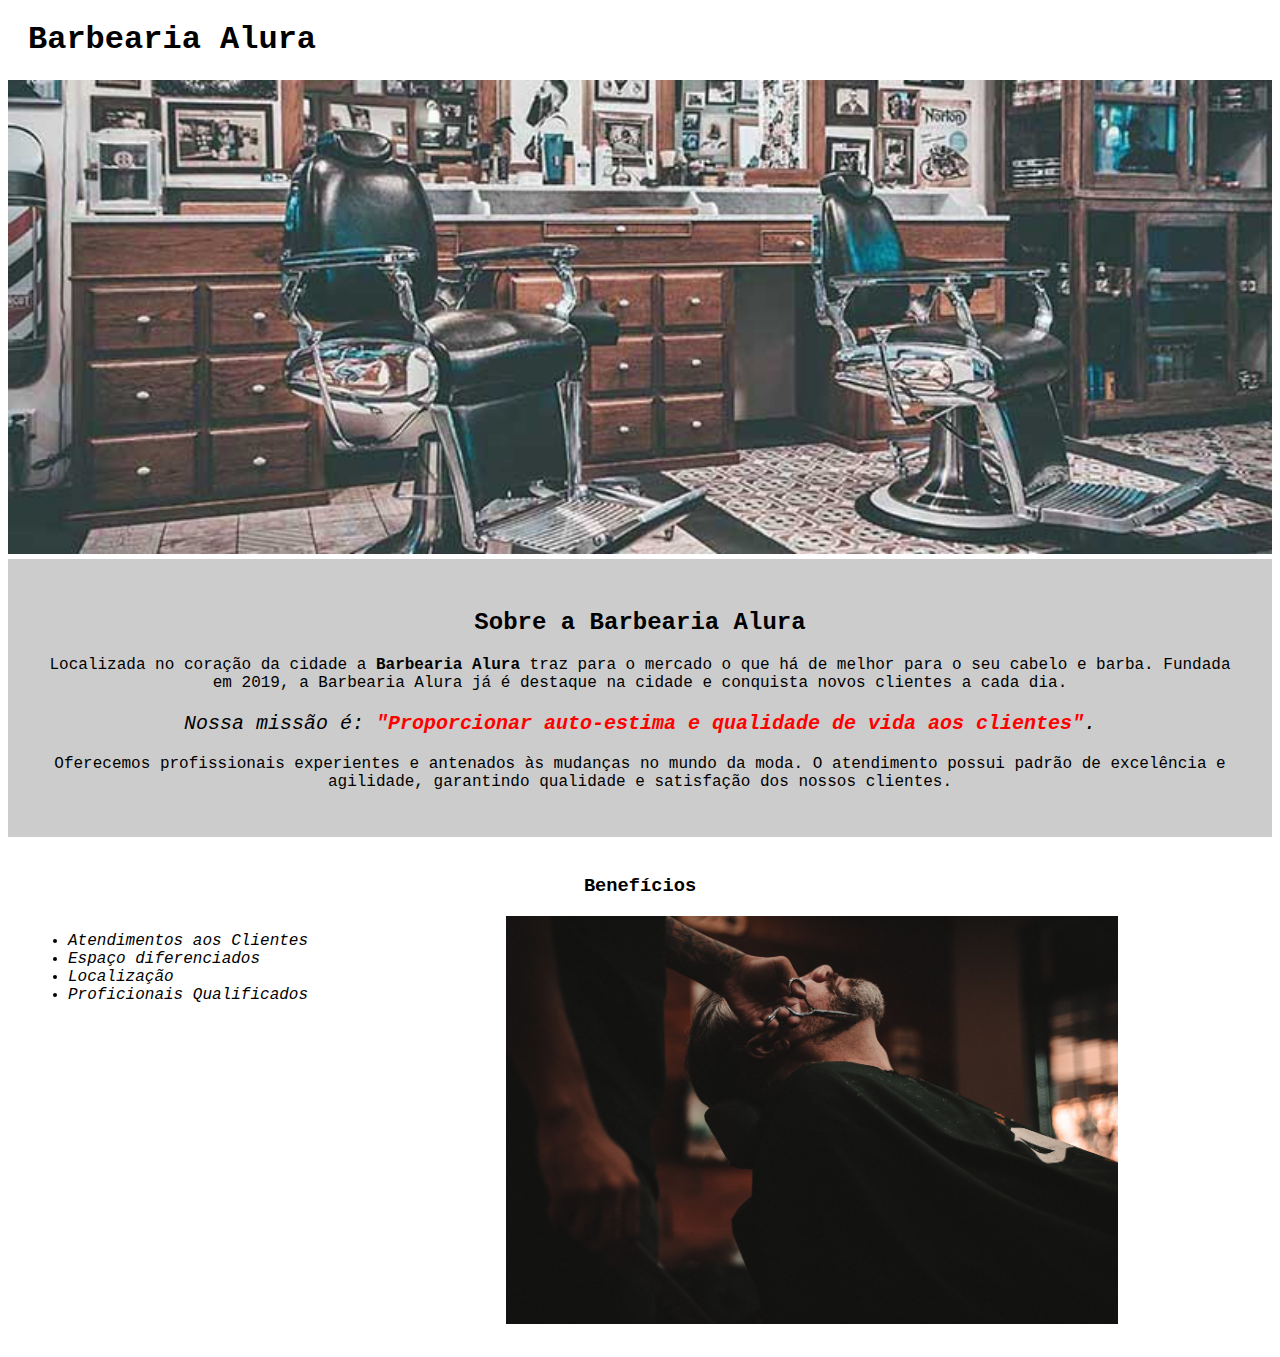
<file: 01 - HTML5 e CSS3 parte 1 A primeira página da Web/index.html>
<!DOCTYPE html>
<html lang="pt-br">

<head>
    <meta charset="UTF-8">
    <meta http-equiv="X-UA-Compatible" content="IE=edge">
    <meta name="viewport" content="width=device-width, initial-scale=1.0">
    <link rel="stylesheet" href="style.css">
    <title>HTML</title>
</head>

<body>

    <header >
        <h1 class="titulo-principal">Barbearia Alura</h1> 
    </header>

    <img id="banner" src="banner.jpg">

    <div class="principal" >
        <h2  class="text-center">Sobre a Barbearia Alura</h2>

        <p>Localizada no coração da cidade a <strong>Barbearia Alura</strong> traz para o mercado o que há de melhor
            para o
            seu cabelo e barba.
            Fundada em 2019, a Barbearia Alura já é destaque na cidade e conquista novos clientes a cada dia.</p>

        <p id="missao"><em>Nossa missão é: <strong>"Proporcionar auto-estima e qualidade de vida aos
                    clientes"</strong>.</em></p>

        <p>Oferecemos profissionais experientes e antenados às mudanças no mundo da moda.
            O atendimento possui padrão de excelência e agilidade, garantindo qualidade e satisfação dos nossos
            clientes.
        </p>

    </div>

    <div class="beneficios" >

        <h3  class="text-center">Benefícios</h3>

        <ul>
            <li class="itens"> Atendimentos aos Clientes </li>
            <li class="itens"> Espaço diferenciados </li>
            <li class="itens"> Localização </li>
            <li class="itens"> Proficionais Qualificados </li>
        </ul>

        <img src="beneficios.jpg" alt="" class="img-beneficios">

    </div>


</body>

</html>
</file>
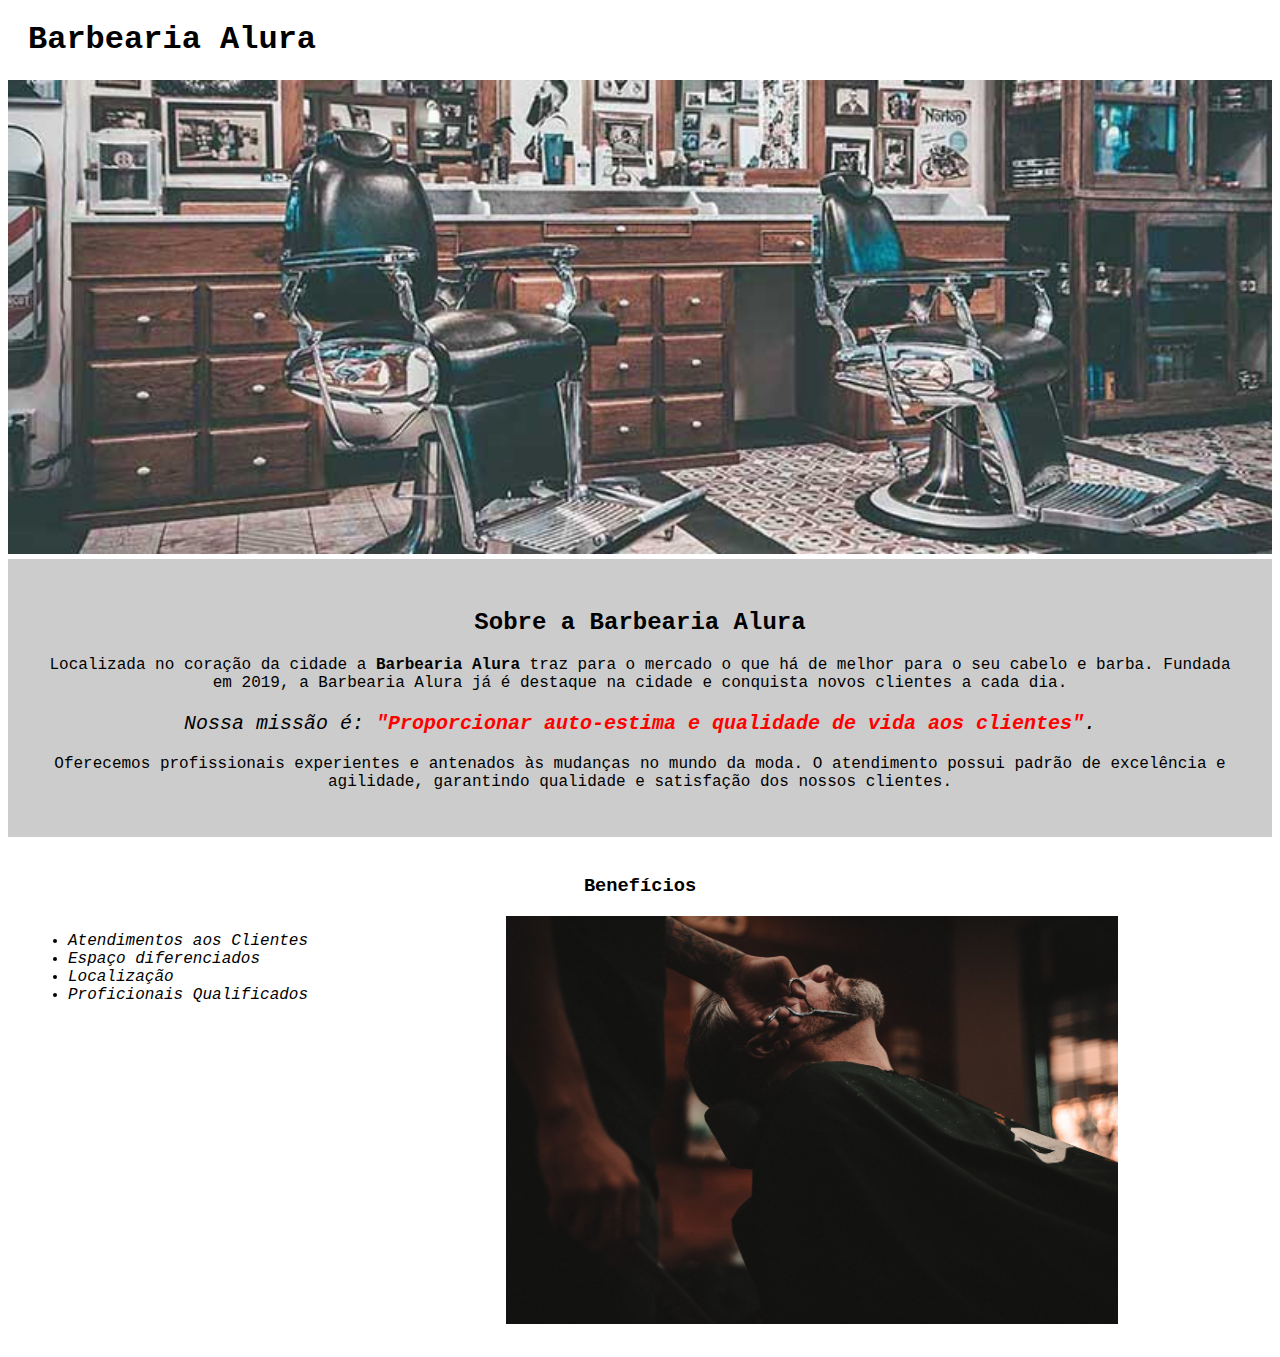
<file: 03 - HTML5 e CSS3 parte 3 Trabalhando com formulários e tabelas/index.html>
<!DOCTYPE html>
<html lang="pt-br">

<head>
    <meta charset="UTF-8">
    <meta http-equiv="X-UA-Compatible" content="IE=edge">
    <meta name="viewport" content="width=device-width, initial-scale=1.0">
    <link rel="stylesheet" href="style.css">
    <title>HTML</title>
</head>

<body>

    <header >
        <h1 class="titulo-principal">Barbearia Alura</h1> 
    </header>

    <img id="banner" src="./img/banner.jpg">

    <div class="principal" >
        <h2  class="text-center">Sobre a Barbearia Alura</h2>

        <p>Localizada no coração da cidade a <strong>Barbearia Alura</strong> traz para o mercado o que há de melhor
            para o
            seu cabelo e barba.
            Fundada em 2019, a Barbearia Alura já é destaque na cidade e conquista novos clientes a cada dia.</p>

        <p id="missao"><em>Nossa missão é: <strong>"Proporcionar auto-estima e qualidade de vida aos
                    clientes"</strong>.</em></p>

        <p>Oferecemos profissionais experientes e antenados às mudanças no mundo da moda.
            O atendimento possui padrão de excelência e agilidade, garantindo qualidade e satisfação dos nossos
            clientes.
        </p>

    </div>

    <div class="beneficios" >

        <h3  class="text-center">Benefícios</h3>

        <ul>
            <li class="itens"> Atendimentos aos Clientes </li>
            <li class="itens"> Espaço diferenciados </li>
            <li class="itens"> Localização </li>
            <li class="itens"> Proficionais Qualificados </li>
        </ul>

        <img src="./img/beneficios.jpg" alt="" class="img-beneficios">

    </div>


</body>

</html>
</file>
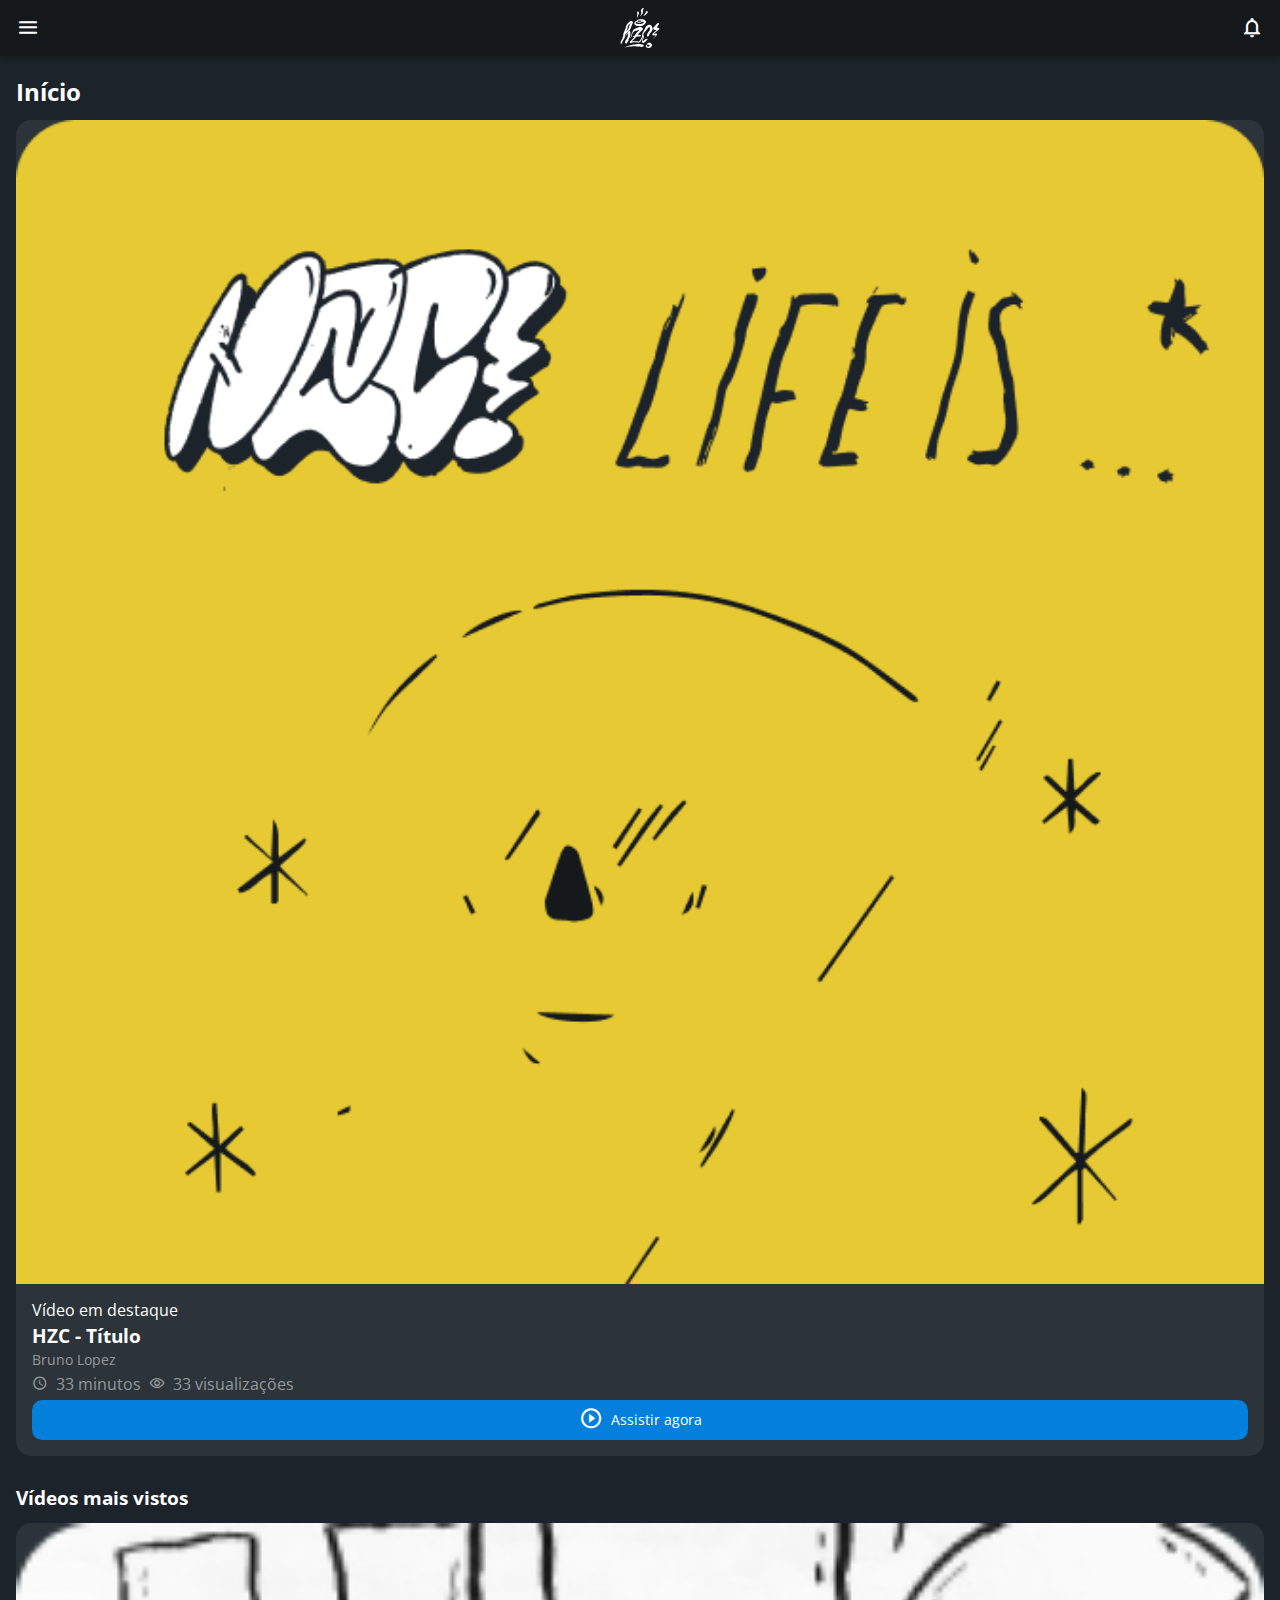
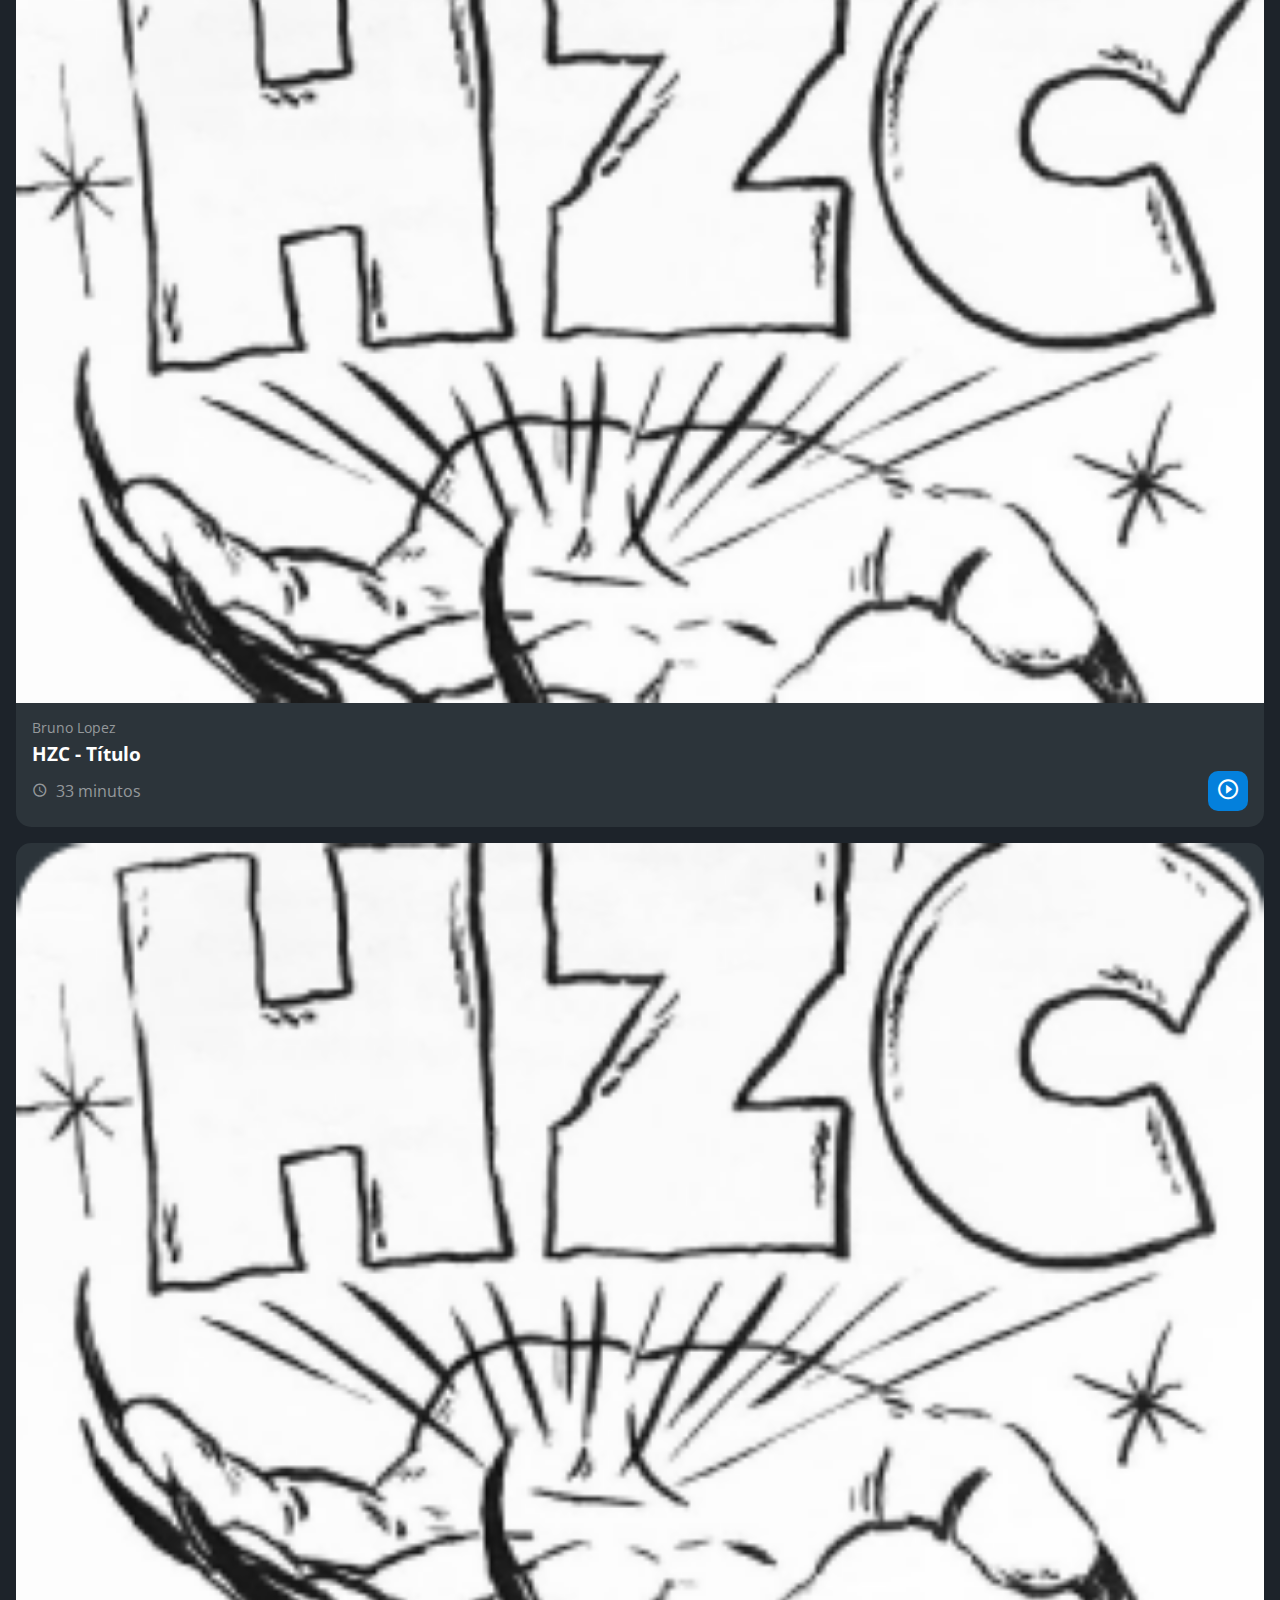
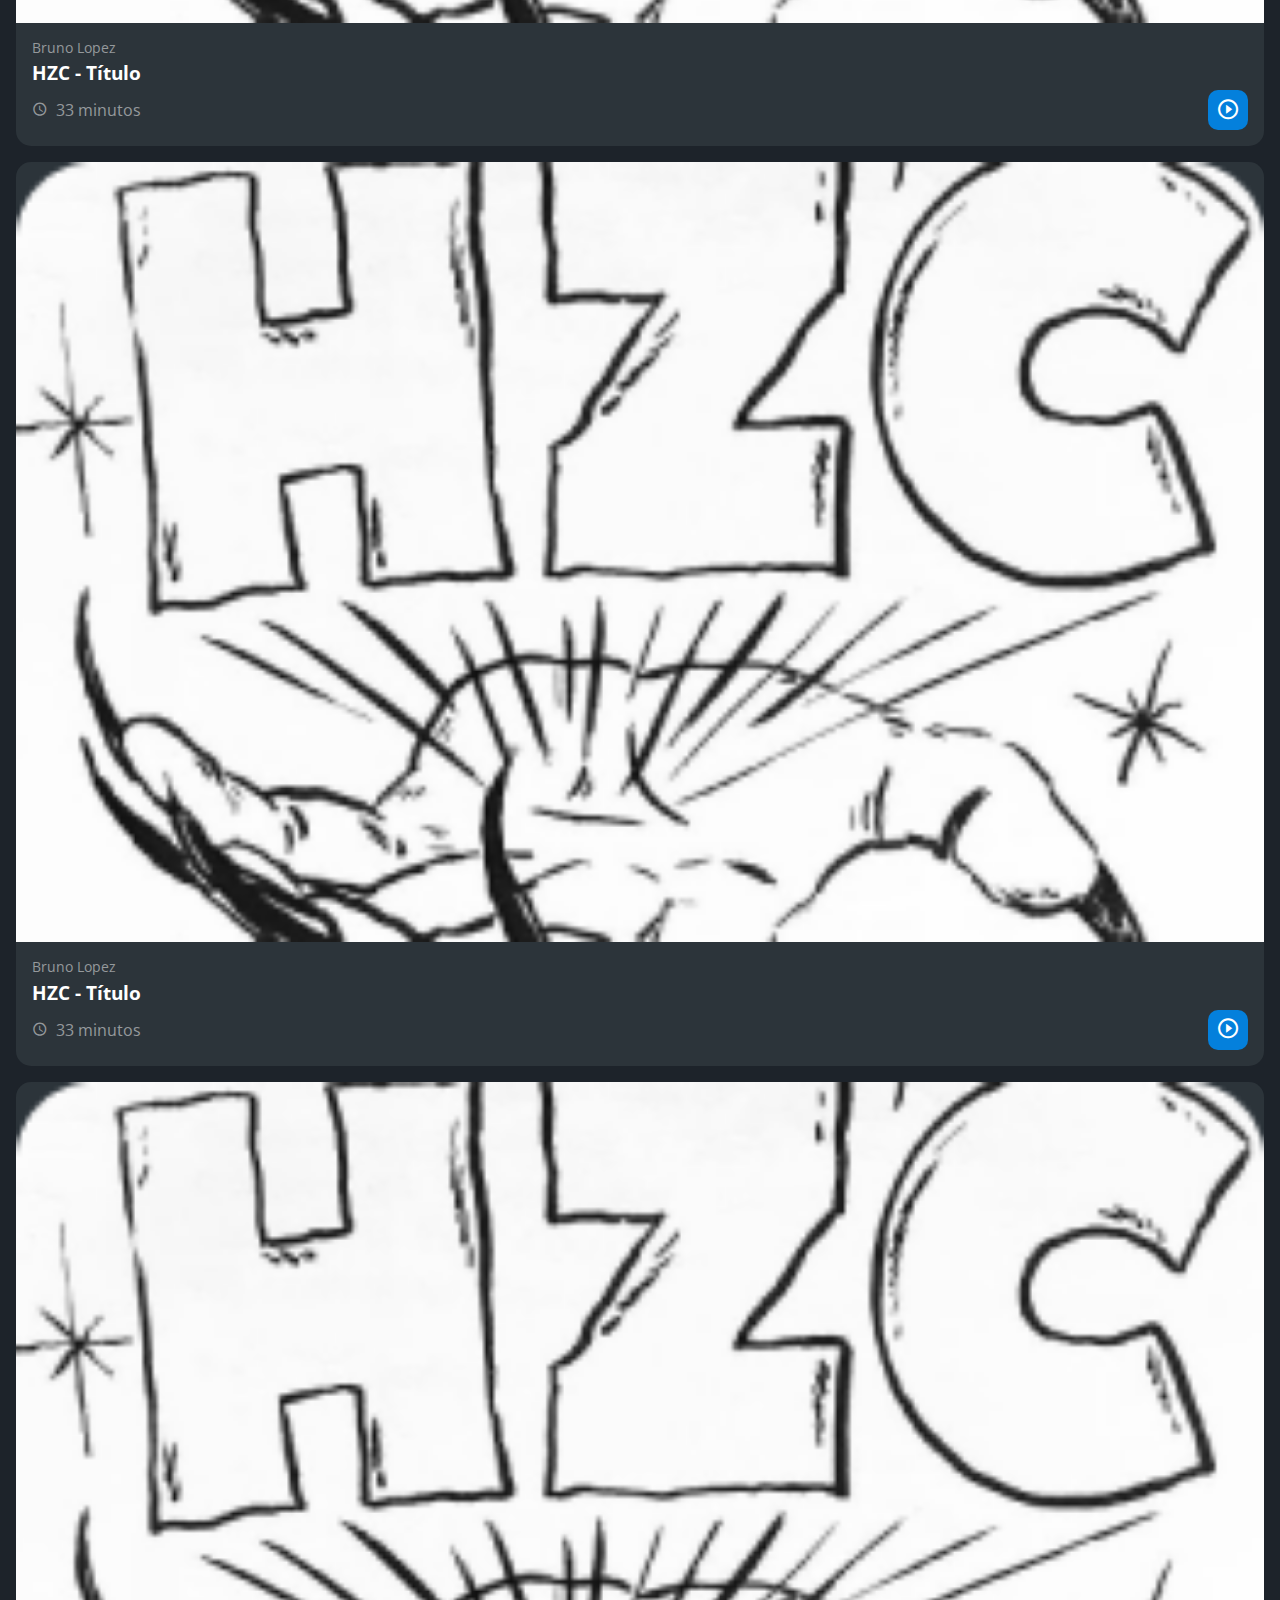
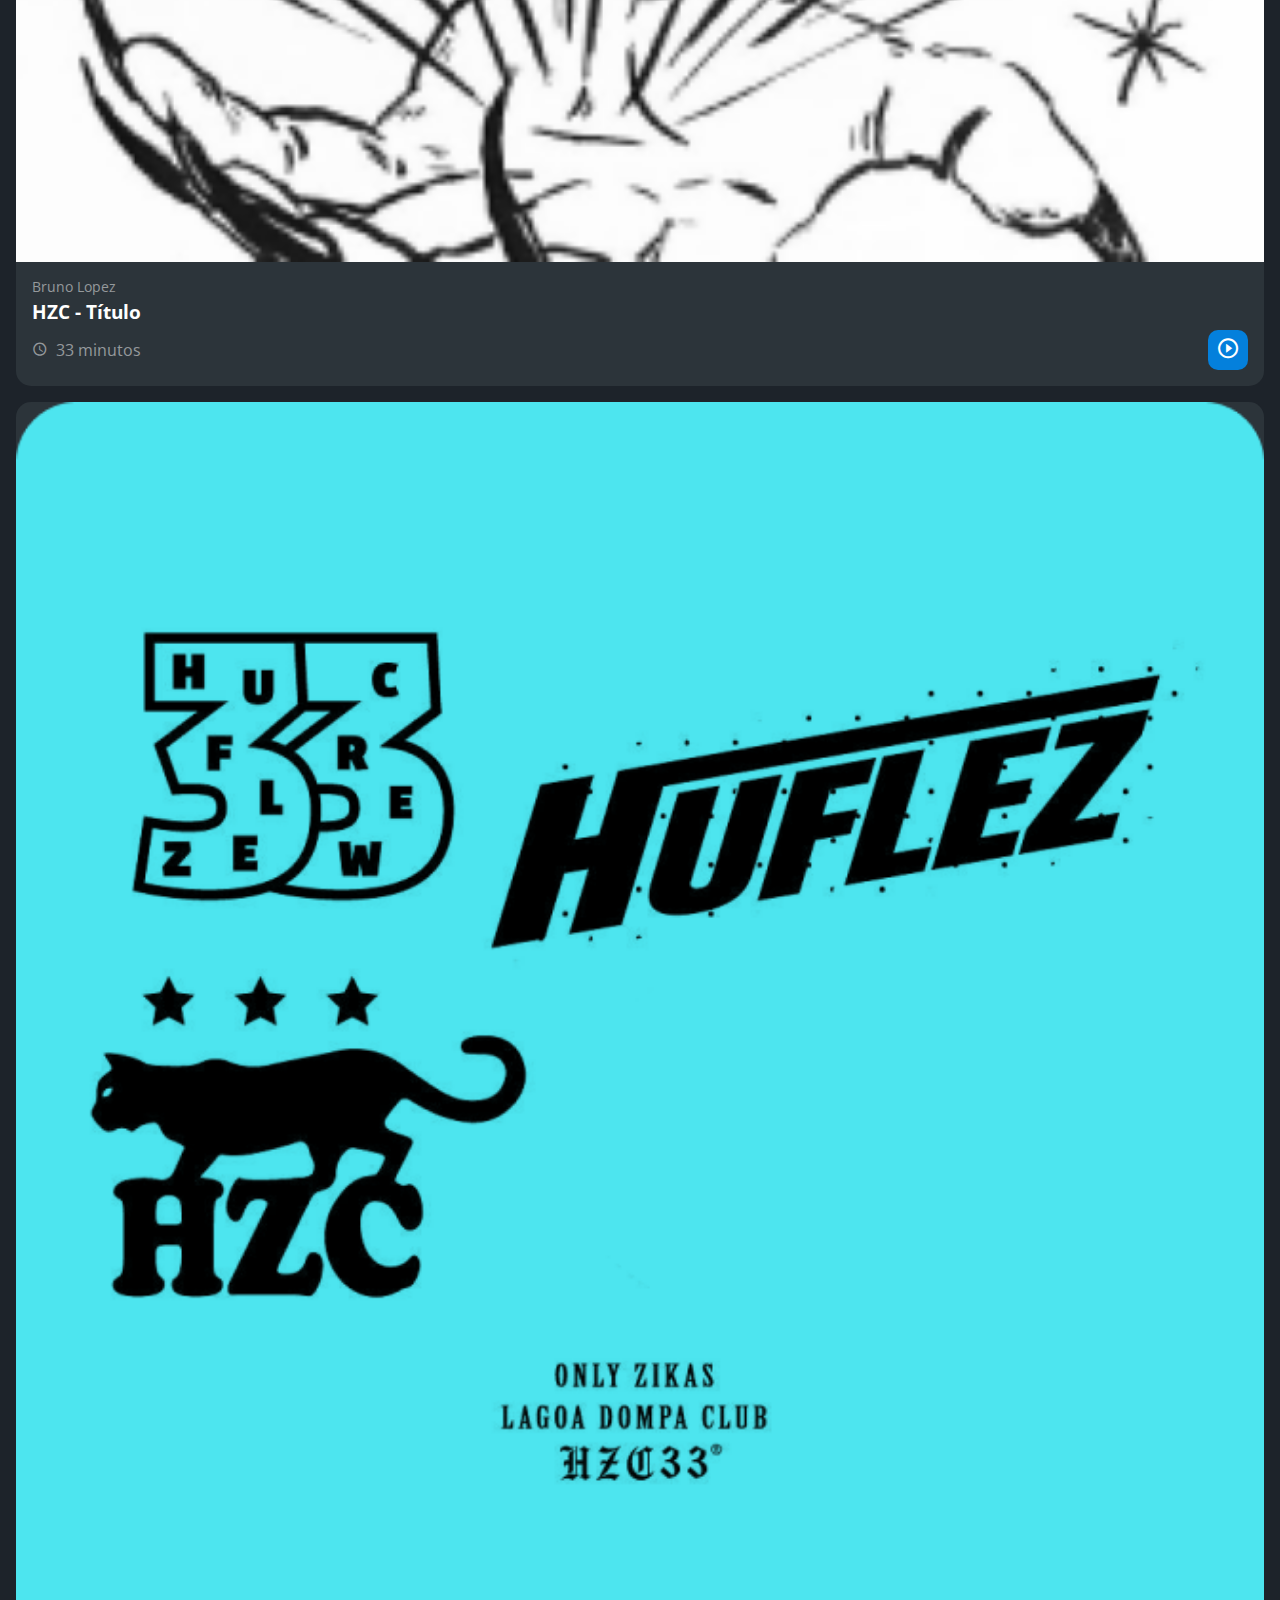
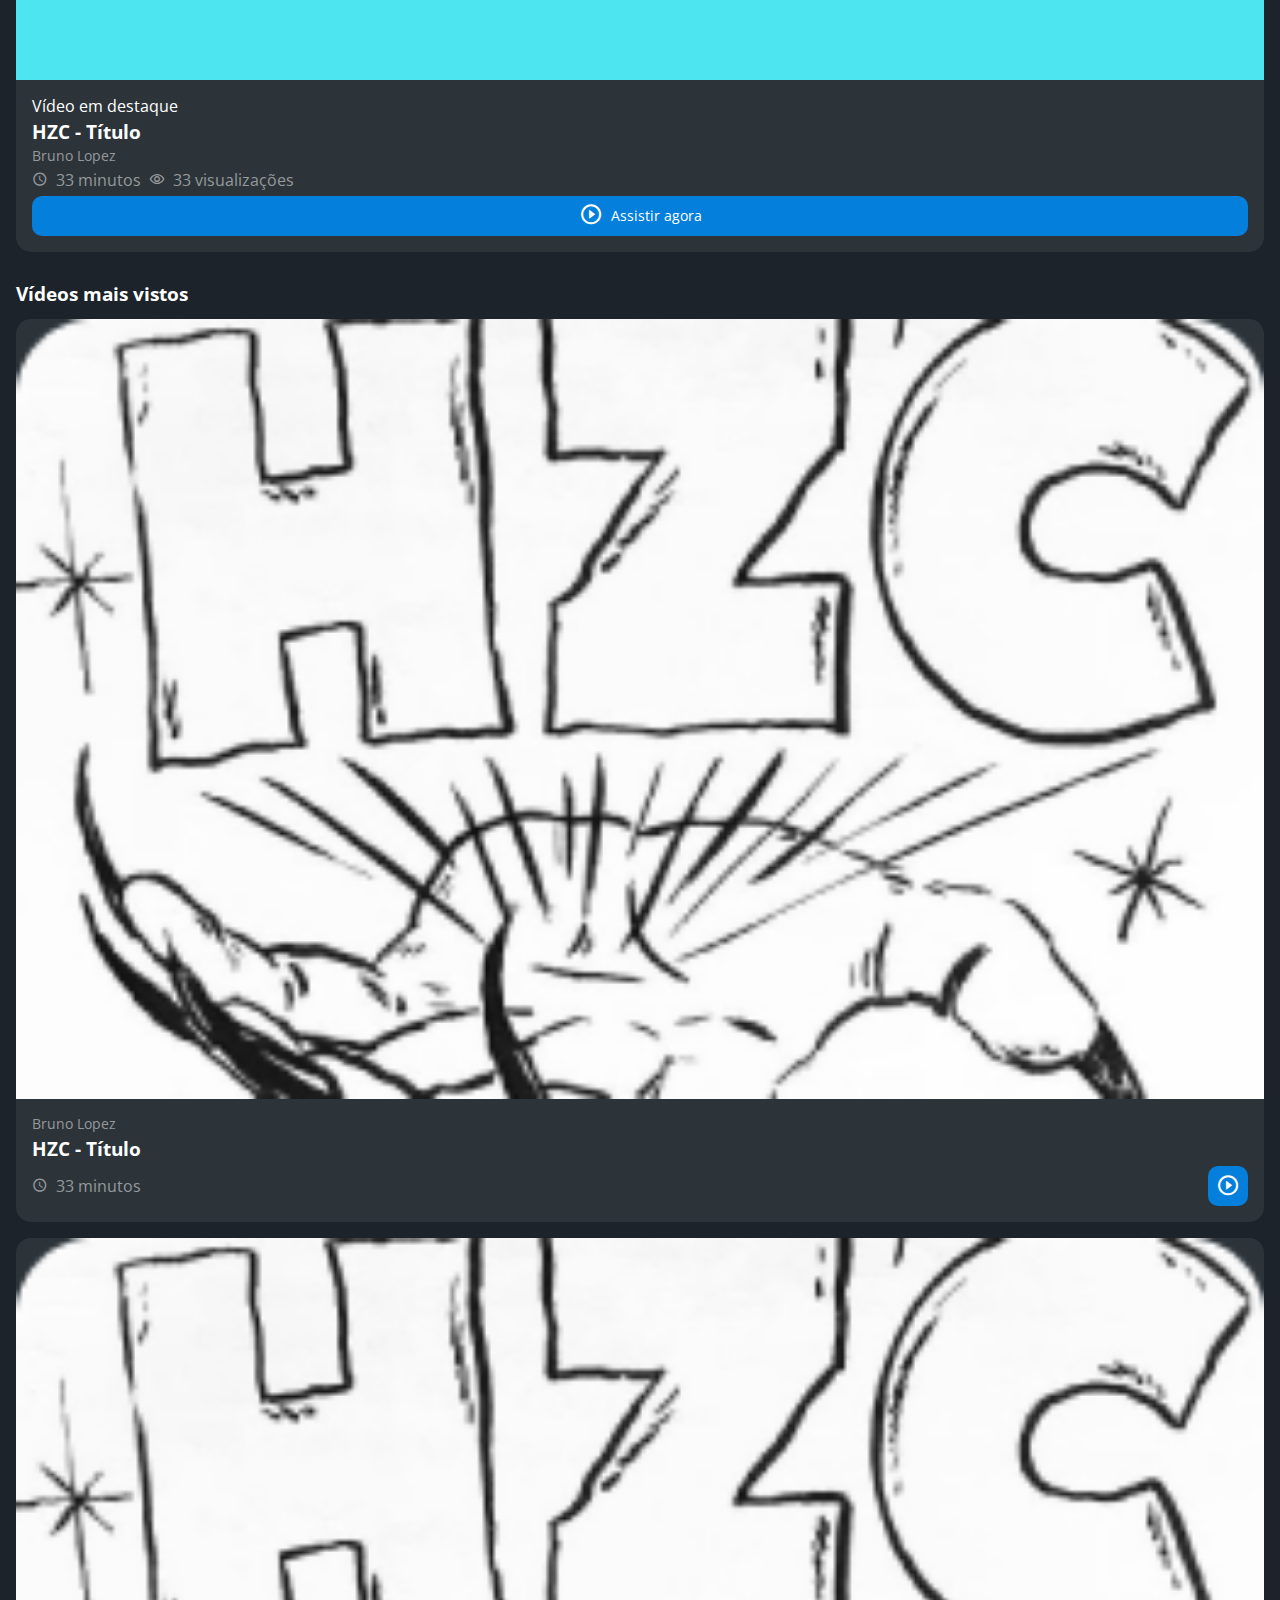
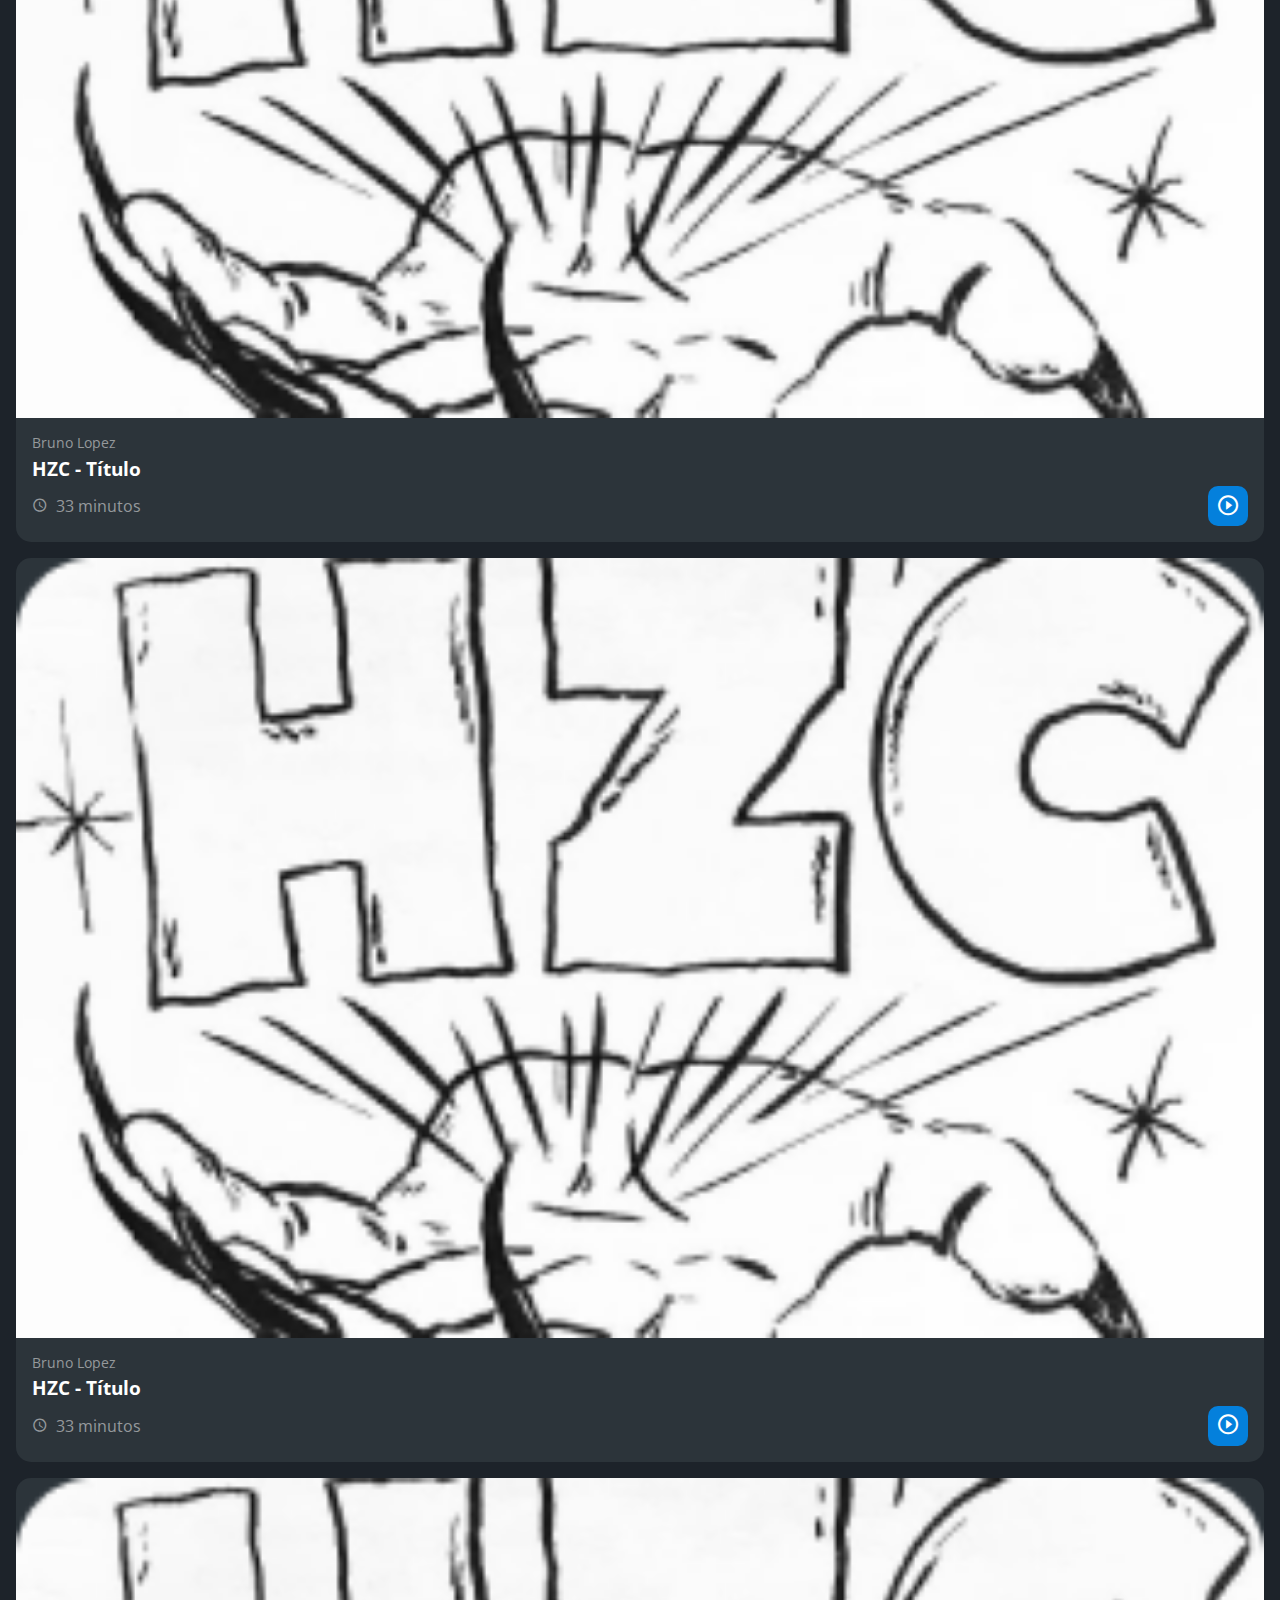
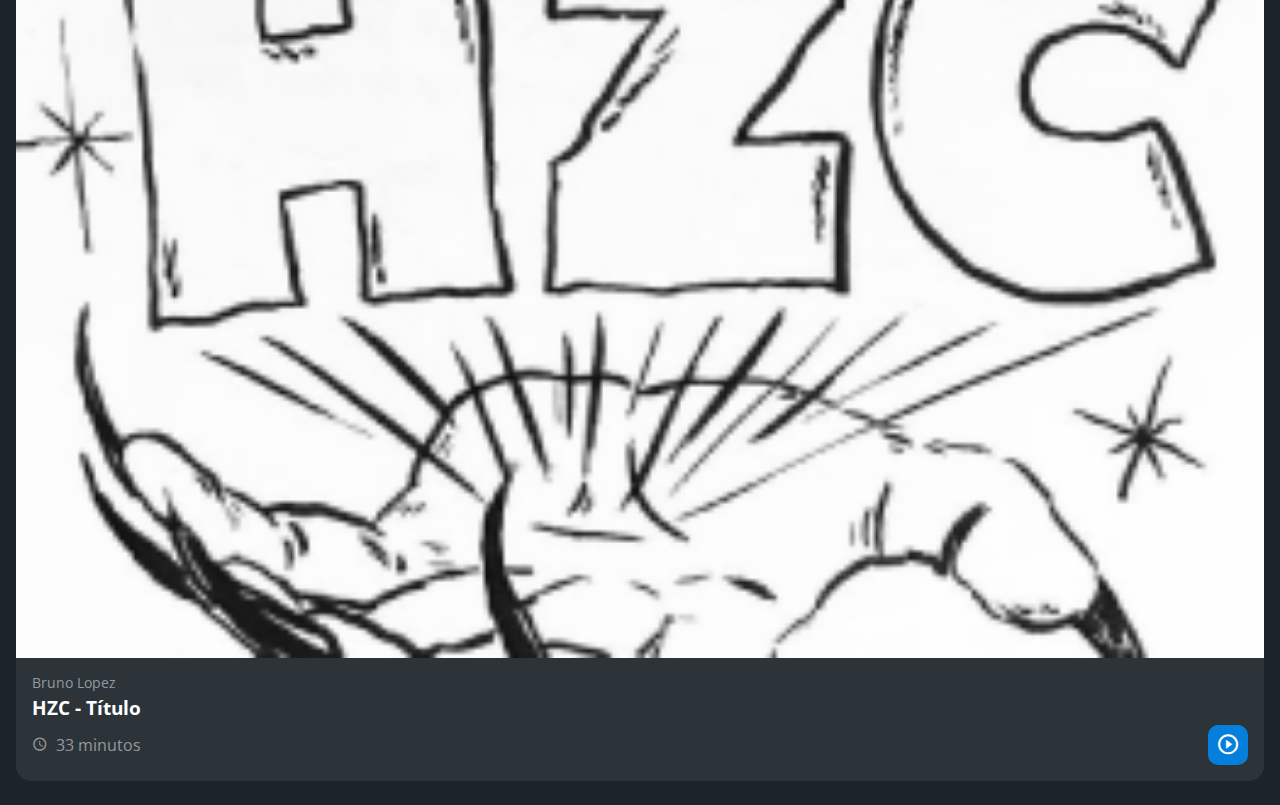
<file: 06 - CSS Dispondo elementos com Flexbox e Grid/index.html>
<!DOCTYPE html>
<html lang="pt-br">
<head>
    <meta charset="UTF-8">
    <meta http-equiv="X-UA-Compatible" content="IE=edge">
    <meta name="viewport" content="width=device-width, initial-scale=1.0">
    <title>HZC | Home</title>
    <link rel="preconnect" href="https://fonts.googleapis.com">
    <link rel="preconnect" href="https://fonts.gstatic.com" crossorigin>
    <link rel="stylesheet" href="https://fonts.googleapis.com/css2?family=Open+Sans:wght@400;600;700&display=swap">
    <link rel="stylesheet" href="assets/css/reset.css">
    <link rel="stylesheet" href="assets/css/estilos.css">
</head>
<body>
    <header class="cabecalho">
        <button class="cabecalho__menu" aria-label="Menu"><i></i></button>
        <img src="assets/img/logo.svg" alt="Logotipo da HZC" class="cabecalho__logo">
        <p class="cabecalho__perfil">Bruno Lopez</p>
        <button class="cabecalho__notificacao" aria-label="Notificação"><i></i></button>
    </header>
    <nav class="menu-lateral">
        <img src="assets/img/logo.svg" alt="Logotipo da HZC" class="menu-lateral__logo">
        <a href="#" class="menu-lateral__link menu-lateral__link--inicio menu-lateral__link--ativo">Início</a>
        <a href="#" class="menu-lateral__link menu-lateral__link--videos">Vídeos</a>
        <a href="#" class="menu-lateral__link menu-lateral__link--picos">Picos</a>
        <a href="#" class="menu-lateral__link menu-lateral__link--integrantes">Integrantes</a>
        <a href="#" class="menu-lateral__link menu-lateral__link--camisas">Camisas</a>
        <a href="#" class="menu-lateral__link menu-lateral__link--pinturas">Pinturas</a>
    </nav>
    <main class="principal">
        <h2 class="titulo-pagina">Início</h2>
        <article class="cartao cartao--destaque destaque-video">
            <img src="assets/img/banner-mobile_1.png" alt="Banner do cartao" class="cartao__imagem cartao__imagem--mobile">
            <img src="assets/img/banner_1.png" alt="Banner do cartao" class="cartao__imagem cartao__imagem--desktop">
            <div class="cartao__conteudo">
                <p class="cartao__destaque">Vídeo em destaque</p>
                <h3 class="cartao__titulo">HZC - Título</h3>
                <p class="cartao__perfil">Bruno Lopez</p>
                <p class="cartao__info cartao__info--tempo">33 minutos</p>
                <p class="cartao__info cartao__info--visualizacao">33 visualizações</p>
                <button class="cartao__botao cartao__botao--play cartao__botao--destaque">Assistir agora</button>
            </div>
        </article>
        <article class="cartao cartao--recentes videos-recentes">
            <h3 class="cartao__titulo">Vídeos recentes</h3>
            <a href="#" class="cartao__link">Ver todos</a>
            <ul class="cartao__lista">
                <li class="cartao__item">
                    <img src="assets/img/miniatura_1.png" alt="Thumbnail" class="cartao__item-thumbnail">
                    <h4 class="cartao__item-titulo">HZC - Love machine</h4>
                    <p class="cartao__item-perfil">Bruno Lopez</p>
                </li>
                <li class="cartao__item">
                    <img src="assets/img/miniatura_1.png" alt="Thumbnail" class="cartao__item-thumbnail">
                    <h4 class="cartao__item-titulo">HZC - Love machine</h4>
                    <p class="cartao__item-perfil">Bruno Lopez</p>
                </li>
                <li class="cartao__item">
                    <img src="assets/img/miniatura_1.png" alt="Thumbnail" class="cartao__item-thumbnail">
                    <h4 class="cartao__item-titulo">HZC - Love machine</h4>
                    <p class="cartao__item-perfil">Bruno Lopez</p>
                </li>
                <li class="cartao__item">
                    <img src="assets/img/miniatura_1.png" alt="Thumbnail" class="cartao__item-thumbnail">
                    <h4 class="cartao__item-titulo">HZC - Love machine</h4>
                    <p class="cartao__item-perfil">Bruno Lopez</p>
                </li>
                <li class="cartao__item">
                    <img src="assets/img/miniatura_1.png" alt="Thumbnail" class="cartao__item-thumbnail">
                    <h4 class="cartao__item-titulo">HZC - Love machine</h4>
                    <p class="cartao__item-perfil">Bruno Lopez</p>
                </li>
            </ul>
        </article>
        <section class="secao secao-videos">
            <h3 class="titulo-secao">Vídeos mais vistos</h3>
            <article class="cartao">
                <img src="assets/img/video_1.png" alt="Vídeo" class="cartao__imagem">
                <div class="cartao__conteudo">
                    <p class="cartao__perfil">Bruno Lopez</p>
                    <h3 class="cartao__titulo">HZC - Título</h3>
                    <p class="cartao__info cartao__info--tempo">33 minutos</p>
                    <button class="cartao__botao cartao__botao--play" aria-label="Assistir agora"></button>
                </div>
            </article>
            <article class="cartao">
                <img src="assets/img/video_1.png" alt="Vídeo" class="cartao__imagem">
                <div class="cartao__conteudo">
                    <p class="cartao__perfil">Bruno Lopez</p>
                    <h3 class="cartao__titulo">HZC - Título</h3>
                    <p class="cartao__info cartao__info--tempo">33 minutos</p>
                    <button class="cartao__botao cartao__botao--play" aria-label="Assistir agora"></button>
                </div>
            </article>
            <article class="cartao">
                <img src="assets/img/video_1.png" alt="Vídeo" class="cartao__imagem">
                <div class="cartao__conteudo">
                    <p class="cartao__perfil">Bruno Lopez</p>
                    <h3 class="cartao__titulo">HZC - Título</h3>
                    <p class="cartao__info cartao__info--tempo">33 minutos</p>
                    <button class="cartao__botao cartao__botao--play" aria-label="Assistir agora"></button>
                </div>
            </article>
            <article class="cartao">
                <img src="assets/img/video_1.png" alt="Vídeo" class="cartao__imagem">
                <div class="cartao__conteudo">
                    <p class="cartao__perfil">Bruno Lopez</p>
                    <h3 class="cartao__titulo">HZC - Título</h3>
                    <p class="cartao__info cartao__info--tempo">33 minutos</p>
                    <button class="cartao__botao cartao__botao--play" aria-label="Assistir agora"></button>
                </div>
            </article>
        </section>
        <article class="cartao cartao--recentes produtos-recentes">
            <h3 class="cartao__titulo">Vídeos recentes</h3>
            <a href="#" class="cartao__link">Ver todos</a>
            <ul class="cartao__lista">
                <li class="cartao__item">
                    <img src="assets/img/miniatura_1.png" alt="Thumbnail" class="cartao__item-thumbnail">
                    <h4 class="cartao__item-titulo">HZC - Love machine</h4>
                    <p class="cartao__item-perfil">Bruno Lopez</p>
                </li>
                <li class="cartao__item">
                    <img src="assets/img/miniatura_1.png" alt="Thumbnail" class="cartao__item-thumbnail">
                    <h4 class="cartao__item-titulo">HZC - Love machine</h4>
                    <p class="cartao__item-perfil">Bruno Lopez</p>
                </li>
                <li class="cartao__item">
                    <img src="assets/img/miniatura_1.png" alt="Thumbnail" class="cartao__item-thumbnail">
                    <h4 class="cartao__item-titulo">HZC - Love machine</h4>
                    <p class="cartao__item-perfil">Bruno Lopez</p>
                </li>
                <li class="cartao__item">
                    <img src="assets/img/miniatura_1.png" alt="Thumbnail" class="cartao__item-thumbnail">
                    <h4 class="cartao__item-titulo">HZC - Love machine</h4>
                    <p class="cartao__item-perfil">Bruno Lopez</p>
                </li>
                <li class="cartao__item">
                    <img src="assets/img/miniatura_1.png" alt="Thumbnail" class="cartao__item-thumbnail">
                    <h4 class="cartao__item-titulo">HZC - Love machine</h4>
                    <p class="cartao__item-perfil">Bruno Lopez</p>
                </li>
            </ul>
        </article>
        <article class="cartao cartao--destaque destaque-produtos">
            <img src="assets/img/banner-mobile_2.png" alt="Banner do cartao" class="cartao__imagem cartao__imagem--mobile">
            <img src="assets/img/banner_2.png" alt="Banner do cartao" class="cartao__imagem cartao__imagem--desktop">
            <div class="cartao__conteudo">
                <p class="cartao__destaque">Vídeo em destaque</p>
                <h3 class="cartao__titulo">HZC - Título</h3>
                <p class="cartao__perfil">Bruno Lopez</p>
                <p class="cartao__info cartao__info--tempo">33 minutos</p>
                <p class="cartao__info cartao__info--visualizacao">33 visualizações</p>
                <button class="cartao__botao cartao__botao--play cartao__botao--destaque">Assistir agora</button>
            </div>
        </article>
        <section class="secao secao-produtos">
            <h3 class="titulo-secao">Vídeos mais vistos</h3>
            <article class="cartao">
                <img src="assets/img/video_1.png" alt="Vídeo" class="cartao__imagem">
                <div class="cartao__conteudo">
                    <p class="cartao__perfil">Bruno Lopez</p>
                    <h3 class="cartao__titulo">HZC - Título</h3>
                    <p class="cartao__info cartao__info--tempo">33 minutos</p>
                    <button class="cartao__botao cartao__botao--play" aria-label="Assistir agora"></button>
                </div>
            </article>
            <article class="cartao">
                <img src="assets/img/video_1.png" alt="Vídeo" class="cartao__imagem">
                <div class="cartao__conteudo">
                    <p class="cartao__perfil">Bruno Lopez</p>
                    <h3 class="cartao__titulo">HZC - Título</h3>
                    <p class="cartao__info cartao__info--tempo">33 minutos</p>
                    <button class="cartao__botao cartao__botao--play" aria-label="Assistir agora"></button>
                </div>
            </article>
            <article class="cartao">
                <img src="assets/img/video_1.png" alt="Vídeo" class="cartao__imagem">
                <div class="cartao__conteudo">
                    <p class="cartao__perfil">Bruno Lopez</p>
                    <h3 class="cartao__titulo">HZC - Título</h3>
                    <p class="cartao__info cartao__info--tempo">33 minutos</p>
                    <button class="cartao__botao cartao__botao--play" aria-label="Assistir agora"></button>
                </div>
            </article>
            <article class="cartao">
                <img src="assets/img/video_1.png" alt="Vídeo" class="cartao__imagem">
                <div class="cartao__conteudo">
                    <p class="cartao__perfil">Bruno Lopez</p>
                    <h3 class="cartao__titulo">HZC - Título</h3>
                    <p class="cartao__info cartao__info--tempo">33 minutos</p>
                    <button class="cartao__botao cartao__botao--play" aria-label="Assistir agora"></button>
                </div>
            </article>
        </section>
    </main>
    <script src="index.js"></script>
</body>
</html>
</file>
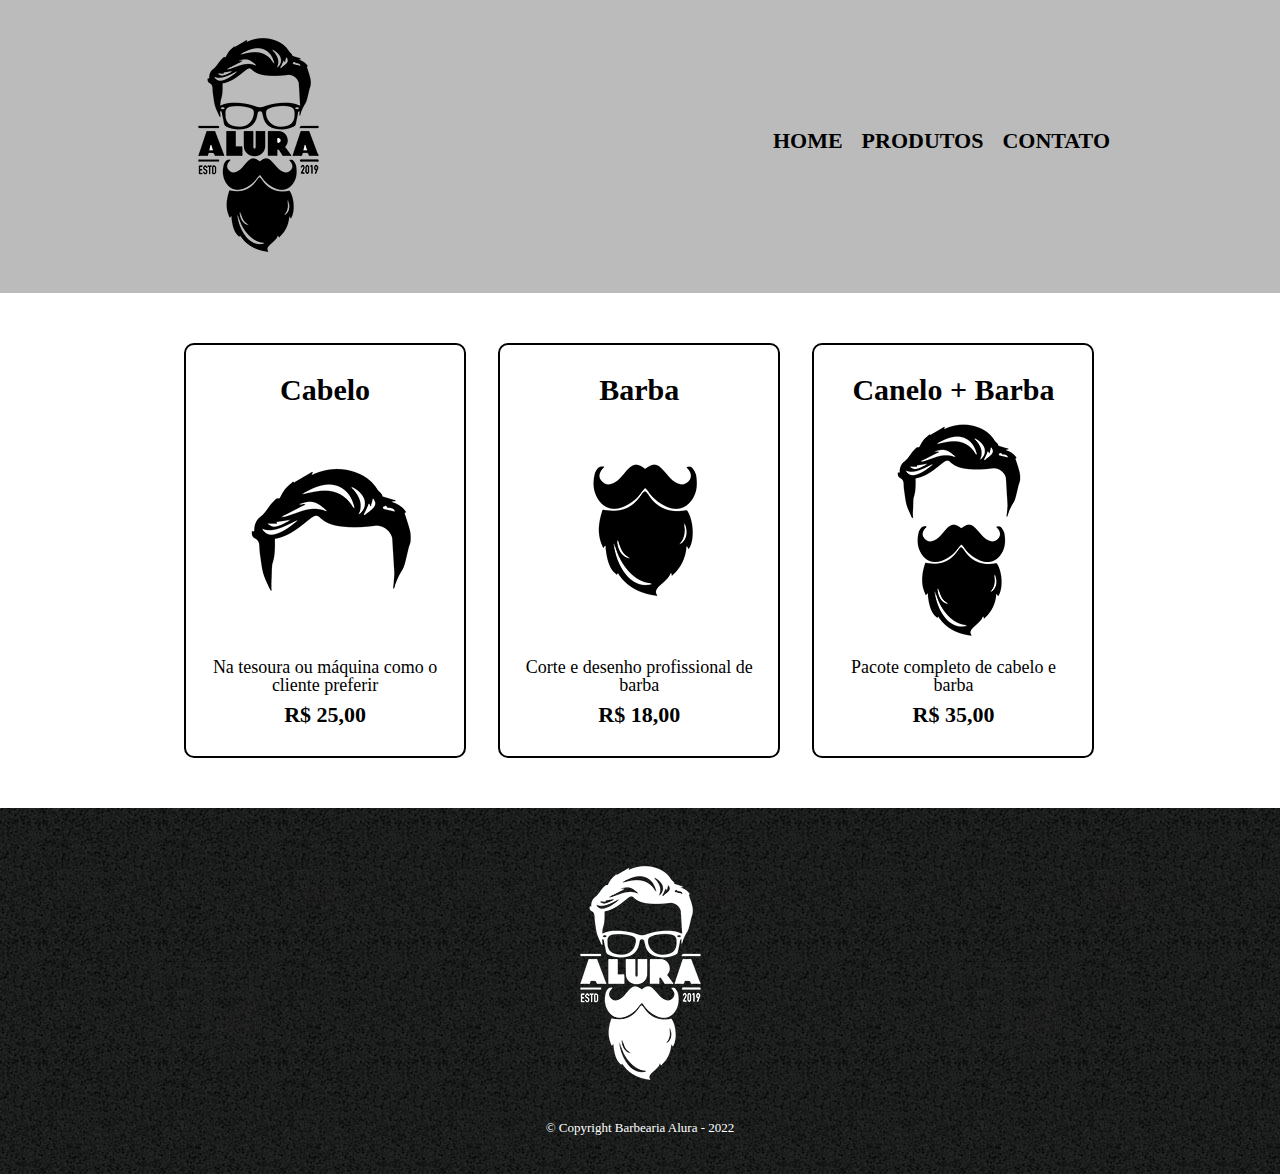
<file: 02 - HTML5 e CSS3 parte 2 Posicionamento, listas e navegação/produtos.html>
<!DOCTYPE html>
<html lang="pt-br">

<head>
    <meta charset="UTF-8">
    <meta http-equiv="X-UA-Compatible" content="IE=edge">
    <meta name="viewport" content="width=device-width, initial-scale=1.0">
    <link rel="stylesheet" href="reset.css">
    <link rel="stylesheet" href="produtos.css">
    <title>Produtos</title>
</head>

<body>


    <header>

        <div class="caixa" >

            <h1>
                <img src="./img/logo.png" alt="">
            </h1>
    
            <nav>
                <ul >
                    <li>
                        <a href="/">Home</a>
                    </li>
                    <li>
                        <a href="produtos.html">Produtos</a>
                    </li>
                    <li>
                        <a href="contato.html">Contato</a>
                    </li>
                </ul>
            </nav>
    

        </div>


    </header>

    <main>

        <ul class="produtos">
            <li>

                <h2>Cabelo</h2>
                <img src="./img/cabelo.jpg" alt="">
                <p class="produto-descricao" >Na tesoura ou máquina como o cliente preferir</p>
                <p class="produto-preco" >R$ 25,00</p>

            </li>
            <li>

                <h2>Barba</h2>
                <img src="./img/barba.jpg" alt="">
                <p class="produto-descricao" >Corte e desenho profissional de barba</p>
                <p class="produto-preco" >R$ 18,00</p>

            </li>
            <li>

                <h2>Canelo + Barba</h2>
                <img src="./img/cabelo+barba.jpg" alt="">
                <p class="produto-descricao" >Pacote completo de cabelo e barba</p>
                <p class="produto-preco" >R$ 35,00</p>

            </li>
        </ul>

    </main>

    <footer>
        <img src="./img/logo-branco.png">
        <p class="copyright">&copy; Copyright Barbearia Alura - 2022</p>
    </footer>

</body>

</html>
</file>
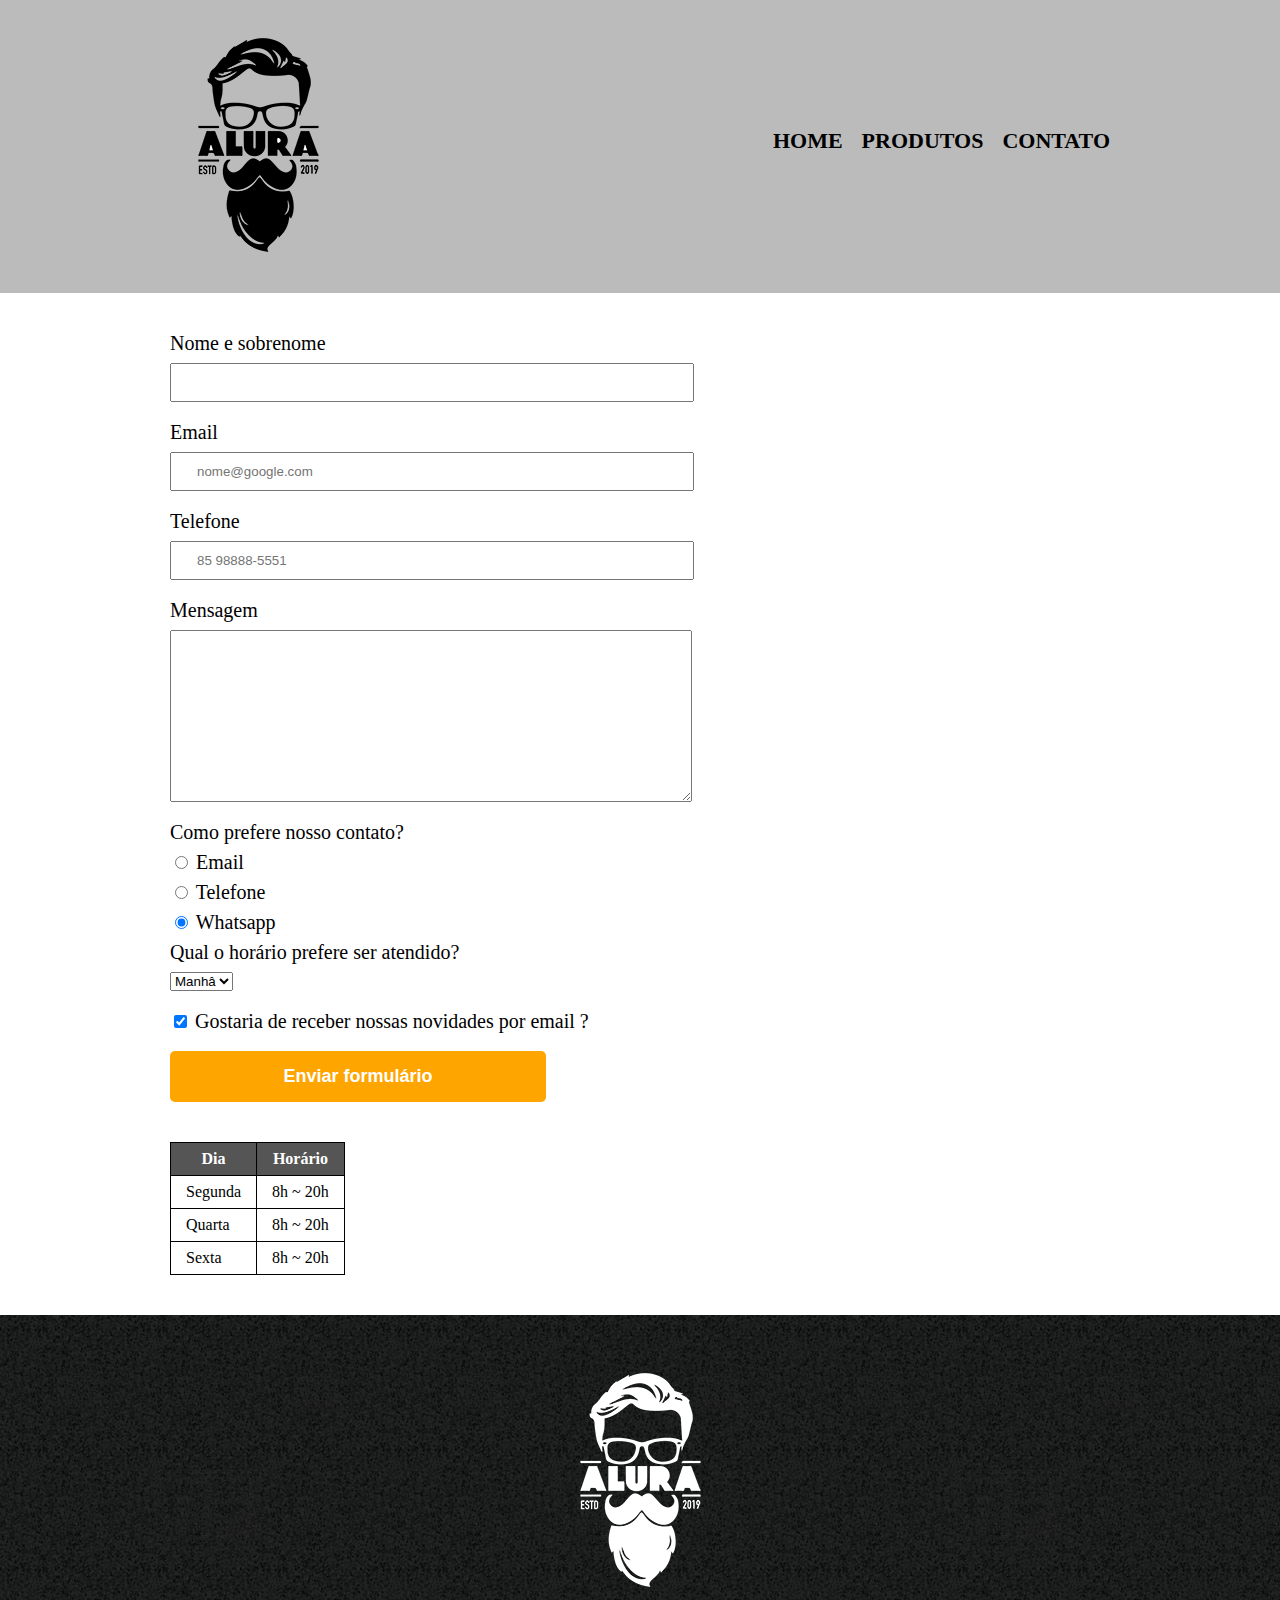
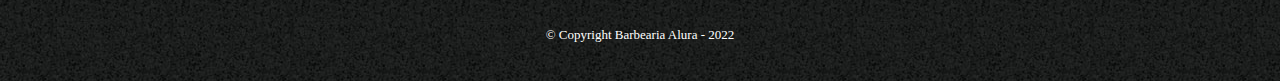
<file: 03 - HTML5 e CSS3 parte 3 Trabalhando com formulários e tabelas/contato.html>
<!DOCTYPE html>
<html lang="pt-br">

<head>
    <meta charset="UTF-8">
    <meta http-equiv="X-UA-Compatible" content="IE=edge">
    <meta name="viewport" content="width=device-width, initial-scale=1.0">
    <link rel="stylesheet" href="reset.css">
    <link rel="stylesheet" href="contato.css">
    <title>Contato</title>
</head>

<body>


    <header>

        <div class="caixa">

            <h1>
                <img src="./img/logo.png" alt="">
            </h1>

            <nav>
                <ul>
                    <li>
                        <a href="/">Home</a>
                    </li>
                    <li>
                        <a href="produtos.html">Produtos</a>
                    </li>
                    <li>
                        <a href="contato.html">Contato</a>
                    </li>
                </ul>
            </nav>


        </div>


    </header>

    <main>
        <form action="">
            <label for="nome">Nome e sobrenome</label>
            <input type="text" name="nome" id="nome" class="input-padrao" required>

            <label for="email">Email</label>
            <input type="email" name="email" id="email" class="input-padrao" required placeholder="nome@google.com">

            <label for="telefone">Telefone</label>
            <input type="tel" name="telefone" id="telefone" class="input-padrao" required placeholder="85 98888-5551">

            <label for="mensagem">Mensagem</label>
            <textarea id="mensagem" cols="30" rows="10" class="input-padrao"></textarea>

            <fieldset>
                <legend>Como prefere nosso contato?</legend>

                <label for="radio-email">
                    <input type="radio" name="contato" id="radio-email" value="email"> Email</label>


                <label for="radio-telefone"> <input type="radio" name="contato" id="radio-telefone" value="telefone">
                    Telefone</label>


                <label for="radio-whatsapp"> <input type="radio" name="contato" id="radio-whatsapp" value="whatsapp" checked>
                    Whatsapp
                </label>

            </fieldset>

            <fieldset>
                <legend>Qual o horário prefere ser atendido?</legend>
                <select name="" id="">
                    <option value="">Manhâ</option>
                    <option value="">Tarde</option>
                    <option value="">Noite</option>
                </select>
            </fieldset>



            <label for="novidades" class="checkbox"> <input type="checkbox" name="" id="novidades" checked> Gostaria de receber nossas novidades por email ?</label>


            <input type="submit" value="Enviar formulário" class="enviar">

        </form>

        <table>
            <thead>
                <tr>
                    <th>Dia</th>
                    <th>Horário</th>
                </tr>
            </thead>
            <tbody>
                <tr>
                    <td>Segunda</td>
                    <td>8h ~ 20h</td>
                </tr>
                <tr>
                    <td>Quarta</td>
                    <td>8h ~ 20h</td>
                </tr>
                <tr>
                    <td>Sexta</td>
                    <td>8h ~ 20h</td>
                </tr>
            </tbody>
        </table>
    </main>


    <footer>
        <img src="./img/logo-branco.png">
        <p class="copyright">&copy; Copyright Barbearia Alura - 2022</p>
    </footer>


</body>

</html>
</file>
<file: 01 - HTML5 e CSS3 parte 1 A primeira página da Web/style.css>
body {
    
    font-family: 'Courier New', Courier, monospace;
}

#banner {
    width: 100%;
}
.principal{
    background: #CCCCCC;
    padding: 30px;
}

.titulo-principal{
    padding-left: 20px;
}


.text-center{
    text-align: center
}

p {
    text-align: center;
}

#missao {
    font-size: 20px
}

em strong {
    color: #FF0000;
}

.itens{
    font-style: italic;
}


.beneficios{

    background-color: #FFFFFF;
    padding: 20px;

}



ul{
    display: inline-block;
    vertical-align: top;
    width: 20%;
    margin-right: 15%;
}

.img-beneficios{
    width: 50%;
}
</file>
<file: 03 - HTML5 e CSS3 parte 3 Trabalhando com formulários e tabelas/style.css>
body {
    
    font-family: 'Courier New', Courier, monospace;
}

#banner {
    width: 100%;
}
.principal{
    background: #CCCCCC;
    padding: 30px;
}

.titulo-principal{
    padding-left: 20px;
}


.text-center{
    text-align: center
}

p {
    text-align: center;
}

#missao {
    font-size: 20px
}

em strong {
    color: #FF0000;
}

.itens{
    font-style: italic;
}


.beneficios{

    background-color: #FFFFFF;
    padding: 20px;

}



ul{
    display: inline-block;
    vertical-align: top;
    width: 20%;
    margin-right: 15%;
}

.img-beneficios{
    width: 50%;
}
</file>
<file: 06 - CSS Dispondo elementos com Flexbox e Grid/assets/css/estilos.css>
@font-face {
    font-family: 'icones';
    src: url(../font/icones.ttf);
}

body {
    background-color: #1D232A;
    font-family: 'Open Sans', 'icones', sans-serif;
    color: #FFFFFF;
}

@media screen and (min-width: 1440px) {
    body {
        display: grid;
        grid-template-columns: auto 1fr;
    }
}

.cabecalho {
    display: flex;
    justify-content: space-between;
    align-items: center;
    background-color: #15191C;
    padding: 8px 16px;
    box-shadow: 0px 4px 4px rgba(0, 0, 0, 0.16);
}

.cabecalho__menu i::before {
    content: "\e904";
    font-size: 24px;
}

.cabecalho__notificacao i::before {
    content: "\e906";
    font-size: 24px;
}

.cabecalho__logo {
    width: 40px;
}

.cabecalho__perfil {
    display: none;
}

@media screen and (min-width: 1440px) {
    .cabecalho {
        background-color: #1D232A;
        display: grid;
        column-gap: 32px;
        grid-template-columns: 1fr auto;
        padding: 16px 60px;
        height: 80px;
        box-sizing: border-box;
        grid-column: 2;
    }

    .cabecalho__menu {
        display: none;
    }

    .cabecalho__logo {
        display: none;
    }

    .cabecalho__perfil {
        display: grid;
        grid-template-columns: repeat(3, auto);
        column-gap: 8px;
        align-items: center;
        justify-self: flex-end;
        color: #95999C;
        padding: 8px 32px;
        border-right: 1px solid #95999C;
    }

    .cabecalho__perfil::before {
        content: "";
        display: block;
        width: 32px;
        height: 32px;
        background-image: url(../img/profile_2.png);
        background-size: contain;
        background-repeat: no-repeat;
        background-position: center;
    }

    .cabecalho__perfil::after {
        content: "\e90d";
        color: #FFFFFF;
        font-size: 1.5rem;
    }
}

.menu-lateral {
    display: flex;
    flex-direction: column;
    background-color: #15191C;
    width: 75vw;
    height: 100vh;

    position: absolute;
    left: -100vw;
    transition: .25s;
}

.menu-lateral--ativo {
    left: 0;
    transition: .25s;
}

.menu-lateral__logo {
    width: 118px;
    align-self: center;
    padding: 16px;
}

.menu-lateral__link {
    height: 64px;
    color: #95999C;
    padding-left: 64px;
    display: flex;
    align-items: center;
}

.menu-lateral__link--ativo {
    color: #FFFFFF;
    padding-left: 56px;
    border-left: 8px solid #FFFFFF;
}

.menu-lateral__link::before {
    content: "\e900";
    width: 24px;
    height: 24px;
    font-size: 24px;
    position: absolute;
    left: 24px;
}

.menu-lateral__link--inicio::before {
    content: "\e902";
}

.menu-lateral__link--videos::before {
    content: "\e90e";
}

.menu-lateral__link--picos::before {
    content: "\e909";
}

.menu-lateral__link--integrantes::before {
    content: "\e903";
}

.menu-lateral__link--camisas::before {
    content: "\e900";
}

.menu-lateral__link--pinturas::before {
    content: "\e90a";
}

@media screen and (min-width: 1440px) {
    .menu-lateral {
        position: static;
        width: 200px;
        grid-column: 1;
        grid-row: 1 / span 2;
    }
}

.principal {
    padding: 24px 16px;
    display: grid;
    gap: 16px;
}

.titulo-pagina {
    font-size: 1.5rem;
    font-weight: 700;
}

.titulo-secao {
    font-size: 1.2rem;
    font-weight: 700;
}

@media screen and (min-width: 1440px) {
    .principal {
        display: grid;
        grid-template-columns: auto 1fr auto;
        grid-template-areas: 
            "titulo-pagina titulo-pagina titulo-pagina"
            "destaque-video destaque-video videos-recentes"
            "secao-videos secao-videos secao-videos"
            "produtos-recentes destaque-produtos destaque-produtos"
            "secao-produtos secao-produtos secao-produtos"       
        ;
        column-gap: 32px;
        padding: 16px 60px;
        grid-column: 2;
    }

    .titulo-secao {
        grid-column: span 4;
    }
}

.cartao {
    width: 100%;
    border-radius: 15px;
    overflow: hidden;
    background-color: #2C343A;
}

.cartao__imagem--desktop {
    display: none;
}

.cartao--destaque {
    margin-bottom: 16px;
}

.cartao__conteudo {
    padding: 16px;
    display: grid;
    grid-template-columns: auto 1fr;
    gap: 8px;
}

.cartao__destaque {
    grid-column: span 2;
}

.cartao__titulo {
    font-size: 1.2rem;
    font-weight: 700;
    grid-column: span 2;
}

.cartao__perfil {
    color: #95999C;
    font-size: 0.9rem;
    grid-column: span 2;
}

.cartao__info {
    display: flex;
    align-items: center;
    color: #95999C;
}

.cartao__info--tempo::before {
    content: "\e90c";
    margin-right: 8px;    
}

.cartao__info--visualizacao::before {
    content: "\e90f";
    margin-right: 8px;    
}

.cartao__botao {
    display: flex;
    justify-content: center;
    align-items: center;
    background-color: #0480DC;
    width: 40px;
    height: 40px;
    border-radius: 10px;
    font-size: 0.9rem;
    justify-self: flex-end;
}

.cartao__botao--play::before {
    content: "\e90b";
    font-size: 24px;
}

.cartao__botao--destaque {
    width: 100%;
    grid-column: span 2;
}

.cartao__botao--destaque::before {
    margin-right: 8px;
}

.cartao--recentes {
    display: none;
}

@media screen and (min-width: 1440px) {
    .cartao--destaque {
        margin-bottom: 0;
    }

    .cartao__imagem--mobile {
        display: none;
    }

    .cartao__imagem--desktop {
        display: block;
    }

    .cartao__botao--destaque {
        grid-column: auto;
        padding: 16px 8px;
    }

    .cartao--recentes {
        display: grid;
        grid-template-columns: auto auto;
        align-items: center;
        row-gap: 24px;
        width: 256px;
        padding: 16px;
        box-sizing: border-box;
        align-self: flex-start;
    }

    .cartao--recentes .cartao__titulo {
        grid-column: auto;
    }

    .cartao__link {
        font-size: 0.8rem;
        font-weight: 600;
        color: #0480DC;
        justify-self: flex-end;
    }
    
    .cartao__lista {
        display: grid;
        row-gap: 16px;
        grid-column: span 2;
    }

    .cartao__item {
        display: grid;
        grid-template-columns: auto 1fr;
        gap: 8px;
    }

    .cartao__item-thumbnail {
        width: 32px;
        grid-row: span 2;
    }

    .cartao__item-titulo {
        font-size: 0.9rem;
        line-height: 1.2rem;
        font-weight: 700;
    }

    .cartao__item-perfil {
        font-size: 0.8rem;
        color: #95999C;
    }
}

.secao {
    display: grid;
    gap: 16px;
}

@media screen and (min-width: 1440px) {
    .secao {
        grid-template-columns: repeat(4, 1fr);
    }

    .destaque-video {
        grid-area: destaque-video;
    }
    
    .videos-recentes {
        grid-area: videos-recentes;
    }
    
    .secao-videos {
        grid-area: secao-videos;
    }
    
    .destaque-produtos {
        grid-area: destaque-produtos;
    }
    
    .produtos-recentes {
        grid-area: produtos-recentes;
    }
    
    .secao-produtos {
        grid-area: secao-produtos;
    }
}
</file>
<file: 02 - HTML5 e CSS3 parte 2 Posicionamento, listas e navegação/produtos.css>
header{
    background-color: #BBB;
    padding: 20px 0;
}

.caixa{
    position: relative;
    width: 940px;
    margin: 0 auto;
}

nav{
    position: absolute;
    top: 110px;
    right: 0;
}

nav li{
    display: inline;
    margin-left: 15px;
    
}

nav a {
    text-transform: uppercase;
    color: #000;
    font-weight: bold;
    font-size: 22px;
    text-decoration: none;
}

nav a:hover{
    color: #C78C19;
    text-decoration: underline;
}

.produtos{
    width: 940px;
    margin: 0 auto;
    padding: 50px 0;
}
.produtos li {
    display: inline-block;
    text-align: center;
    width: 30%;
    vertical-align: top;
    margin: 0 1.5%;
    padding: 30px 20px;
    box-sizing: border-box;
    border: 2px solid #000;
    border-radius: 10px;
}

.produtos li:hover{
    border-color: #088c19;
   
}

.produtos  li:active{
    border-color: #C78C19;
}

.produtos li:hover h2{
    font-size: 34px;
}

.produtos h2{
    font-size: 30px;
    font-weight: bold;
}

.produto-descricao{
    font-size: 18px;
}

.produto-preco{
    font-size: 22px;
    font-weight: bold;
    margin-top: 10px;
}

footer{
    text-align: center;
    background-image: url('./img/bg.jpg');
    padding: 40px 0;
}
.copyright {
    color: #FFFFFF;
    font-size: 13px;
    margin: 20px 0 0;
}
</file>
<file: 03 - HTML5 e CSS3 parte 3 Trabalhando com formulários e tabelas/contato.css>
header{
    background-color: #BBB;
    padding: 20px 0;
}

.caixa{
    position: relative;
    width: 940px;
    margin: 0 auto;
}

nav{
    position: absolute;
    top: 110px;
    right: 0;
}

nav li{
    display: inline;
    margin-left: 15px;
    
}

nav a {
    text-transform: uppercase;
    color: #000;
    font-weight: bold;
    font-size: 22px;
    text-decoration: none;
}

nav a:hover{
    color: #C78C19;
    text-decoration: underline;
}



main{
    width: 940px;
    margin: 0 auto;
}

form{
    margin: 40px 0;
}


form label , form legend{
    display: block;
    font-size: 20px;
    margin-bottom: 10px;
}


.input-padrao{
    display: block;
    margin-bottom: 20px;
    padding: 10px 25px;
    width: 50%;
}


.checkbox{
    margin: 20px 0;
}


.enviar{
    width: 40%;
    padding: 15px 0;
    background-color: orange;
    color: white;
    font-weight: bold;
    font-size: 18px;
    border: none;
    border-radius: 5px;
    transition: 1s all;
    cursor: pointer;
  
}

.enviar:hover{
    background-color: darkorange;
    transform: scale(1.2);
}



table {
    margin: 20px 0 40px;
}

thead {
    background: #555555;
    color: white;
    font-weight: bold;
}

td, th {
    border: 1px solid #000000;
    padding: 8px 15px;
}



footer{
    text-align: center;
    background-image: url('./img/bg.jpg');
    padding: 40px 0;
}
.copyright {
    color: #FFFFFF;
    font-size: 13px;
    margin: 20px 0 0;
}
</file>
